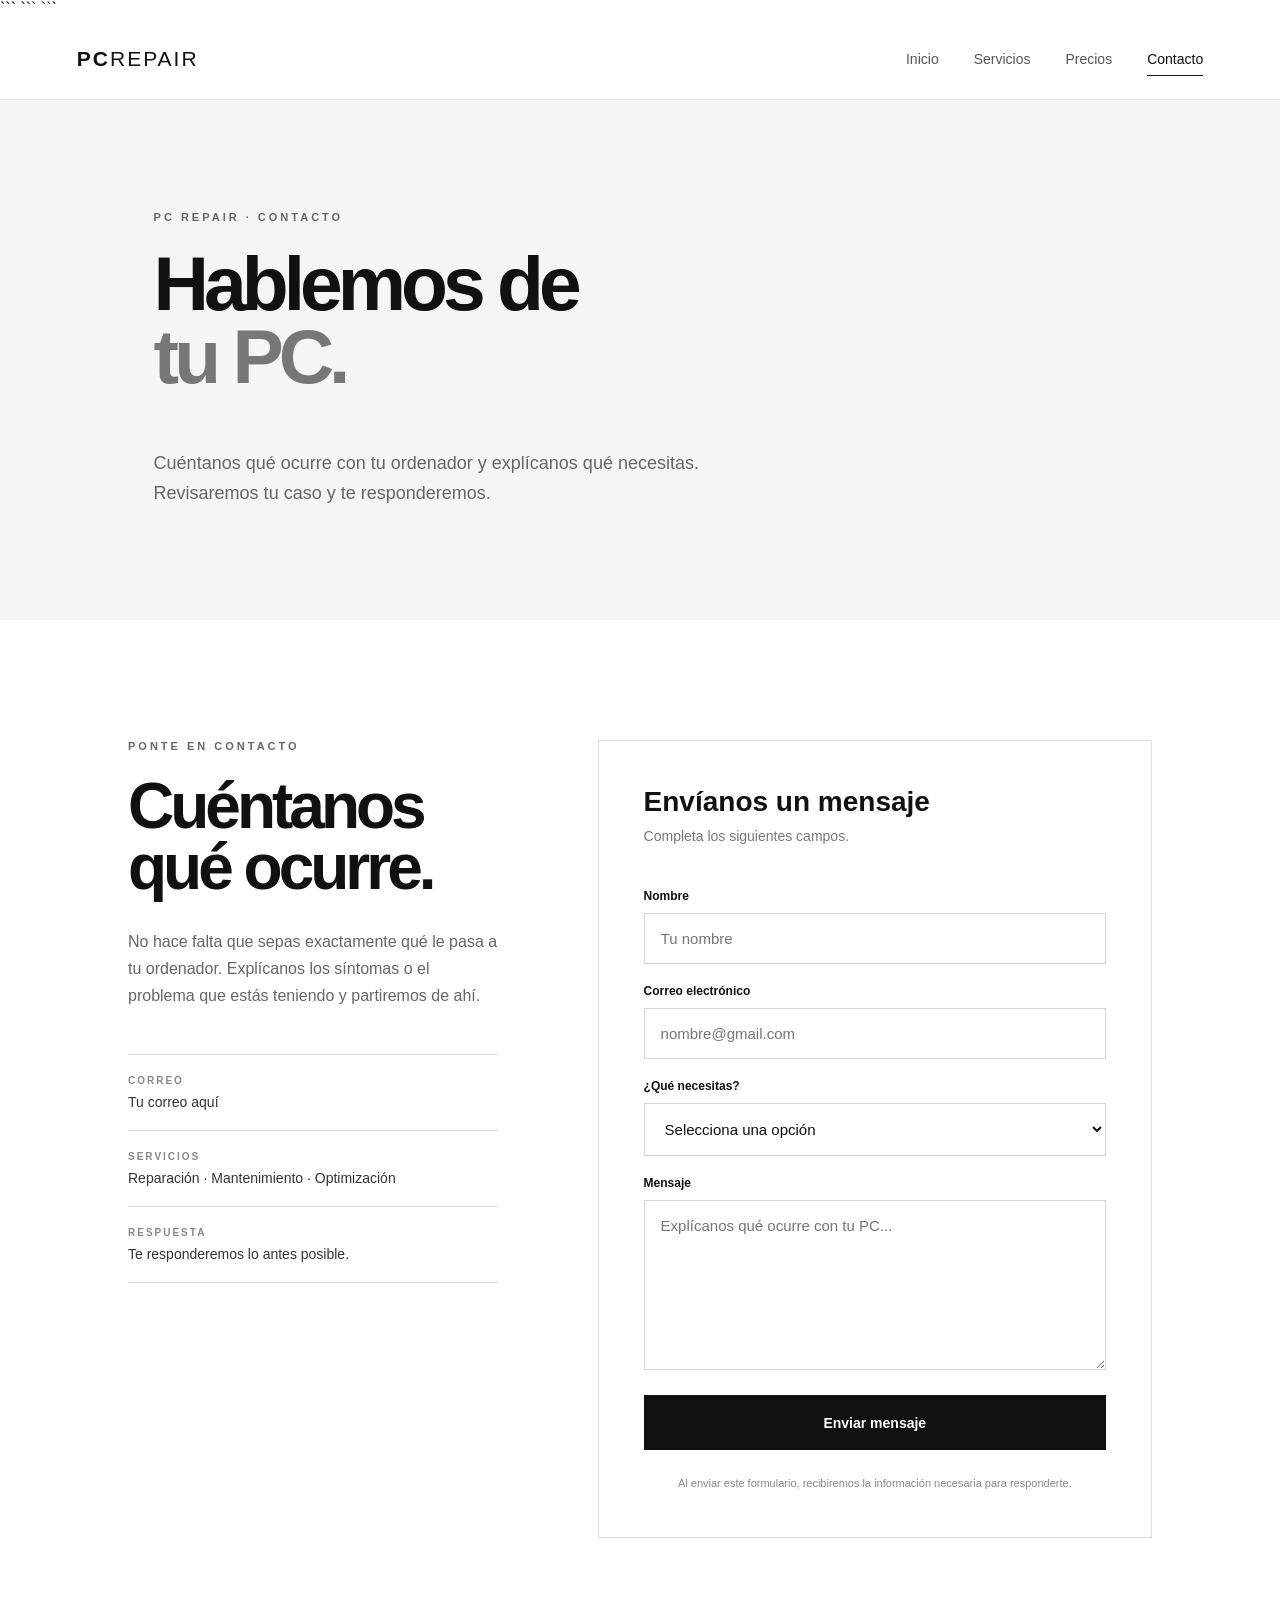
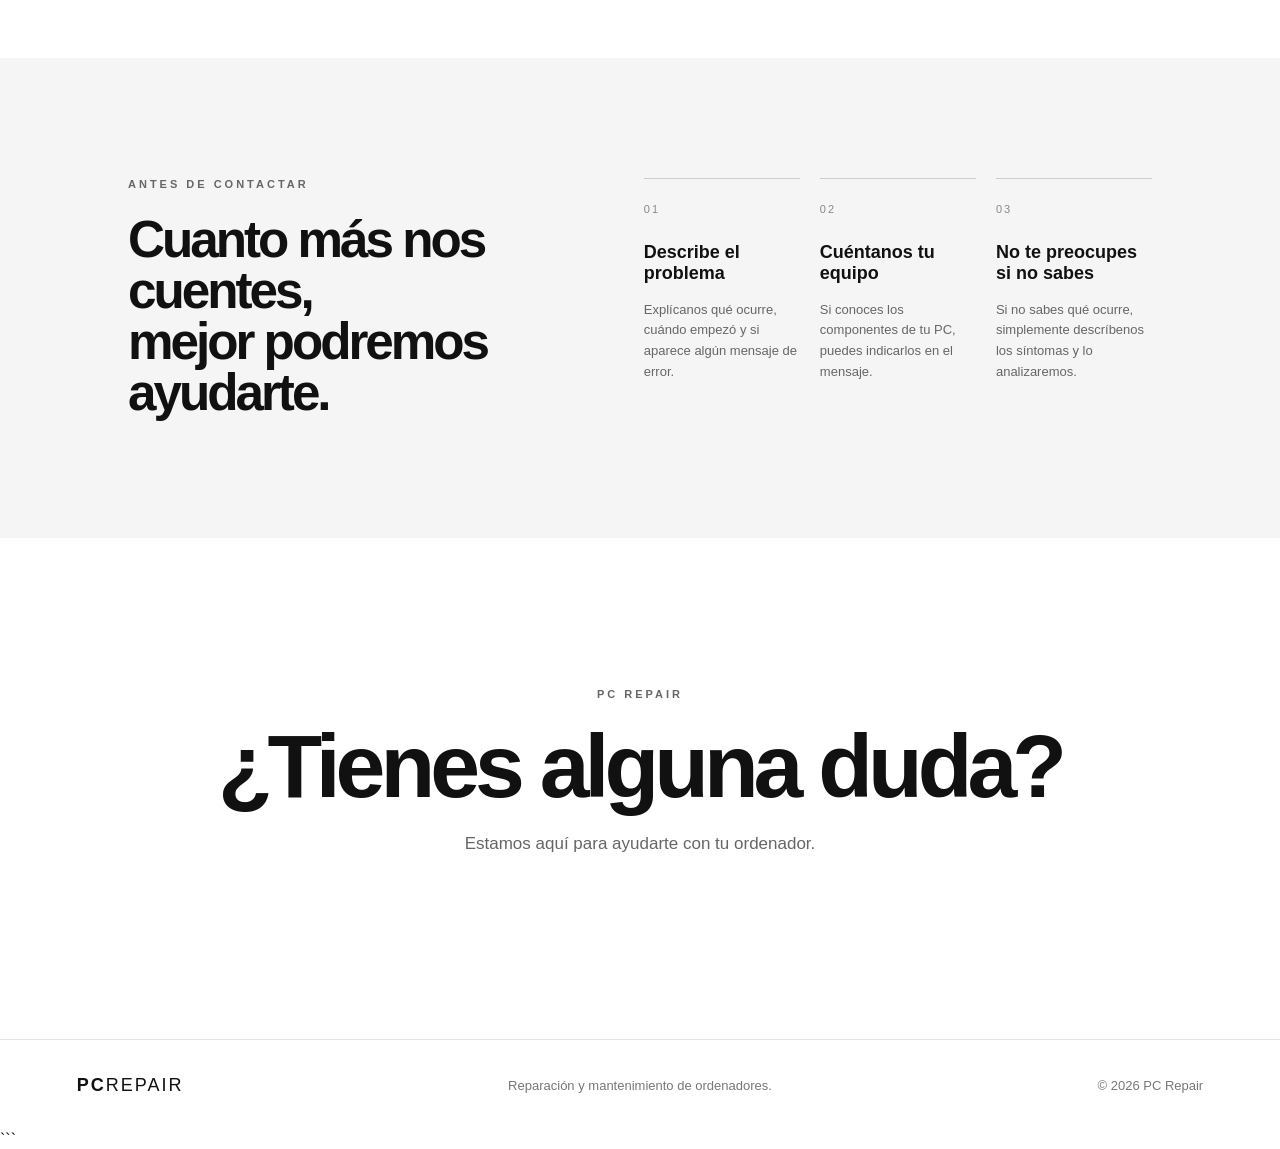
<file: contacto.html>
<!DOCTYPE html>

<html lang="es">

<head>
    <meta charset="UTF-8">
    <meta name="viewport" content="width=device-width, initial-scale=1.0">

```
<title>Contacto | PC Repair</title>

<link rel="stylesheet" href="style.css">
```

</head>

<body>

```
<header class="header">

    <a href="index.html" class="logo">
        PC<span>REPAIR</span>
    </a>

    <nav class="nav">

        <a href="index.html">
            Inicio
        </a>

        <a href="servicios.html">
            Servicios
        </a>

        <a href="precios.html">
            Precios
        </a>

        <a href="contacto.html" class="active">
            Contacto
        </a>

    </nav>

</header>


<main>

    <!-- CABECERA -->

    <section class="page-hero contact-hero">

        <p class="eyebrow">
            PC REPAIR · CONTACTO
        </p>

        <h1>
            Hablemos de<br>
            <span>tu PC.</span>
        </h1>

        <p>
            Cuéntanos qué ocurre con tu ordenador y explícanos
            qué necesitas. Revisaremos tu caso y te responderemos.
        </p>

    </section>


    <!-- CONTACTO -->

    <section class="contact-main">

        <div class="contact-information">

            <p class="eyebrow">
                PONTE EN CONTACTO
            </p>

            <h2>
                Cuéntanos<br>
                qué ocurre.
            </h2>

            <p>
                No hace falta que sepas exactamente qué le pasa
                a tu ordenador. Explícanos los síntomas o el
                problema que estás teniendo y partiremos de ahí.
            </p>


            <div class="contact-details">

                <div class="contact-detail">

                    <span>
                        CORREO
                    </span>

                    <p>
                        Tu correo aquí
                    </p>

                </div>


                <div class="contact-detail">

                    <span>
                        SERVICIOS
                    </span>

                    <p>
                        Reparación · Mantenimiento · Optimización
                    </p>

                </div>


                <div class="contact-detail">

                    <span>
                        RESPUESTA
                    </span>

                    <p>
                        Te responderemos lo antes posible.
                    </p>

                </div>

            </div>

        </div>


        <!-- FORMULARIO -->

        <div class="contact-form-container">

            <div class="form-header">

                <h3>
                    Envíanos un mensaje
                </h3>

                <p>
                    Completa los siguientes campos.
                </p>

            </div>


            <form
                action="https://formspree.io/f/xyeyybyn"
                method="POST"
            >

                <label for="nombre">
                    Nombre
                </label>

                <input
                    type="text"
                    id="nombre"
                    name="nombre"
                    placeholder="Tu nombre"
                    required
                >


                <label for="email">
                    Correo electrónico
                </label>

                <input
                    type="email"
                    id="email"
                    name="email"
                    placeholder="nombre@gmail.com"
                    required
                    pattern="[a-zA-Z0-9._%+-]+@[a-zA-Z0-9.-]+\.[a-zA-Z]{2,}"
                    title="Introduce un correo electrónico válido, por ejemplo nombre@gmail.com"
                >


                <label for="servicio">
                    ¿Qué necesitas?
                </label>

                <select
                    id="servicio"
                    name="servicio"
                    required
                >

                    <option value="" disabled selected>
                        Selecciona una opción
                    </option>

                    <option value="limpieza">
                        Limpieza y mantenimiento
                    </option>

                    <option value="optimizacion">
                        Optimización
                    </option>

                    <option value="reparacion">
                        Diagnóstico y reparación
                    </option>

                    <option value="montaje">
                        Montaje o actualización
                    </option>

                    <option value="otro">
                        Otro
                    </option>

                </select>


                <label for="mensaje">
                    Mensaje
                </label>

                <textarea
                    id="mensaje"
                    name="mensaje"
                    placeholder="Explícanos qué ocurre con tu PC..."
                    required
                ></textarea>


                <button type="submit">
                    Enviar mensaje
                </button>

                <p class="form-note">
                    Al enviar este formulario, recibiremos la
                    información necesaria para responderte.
                </p>

            </form>

        </div>

    </section>


    <!-- INFORMACIÓN -->

    <section class="contact-bottom">

        <div>

            <p class="eyebrow">
                ANTES DE CONTACTAR
            </p>

            <h2>
                Cuanto más nos cuentes,<br>
                mejor podremos ayudarte.
            </h2>

        </div>


        <div class="contact-tips">

            <div>

                <span>
                    01
                </span>

                <h3>
                    Describe el problema
                </h3>

                <p>
                    Explícanos qué ocurre, cuándo empezó y si
                    aparece algún mensaje de error.
                </p>

            </div>


            <div>

                <span>
                    02
                </span>

                <h3>
                    Cuéntanos tu equipo
                </h3>

                <p>
                    Si conoces los componentes de tu PC, puedes
                    indicarlos en el mensaje.
                </p>

            </div>


            <div>

                <span>
                    03
                </span>

                <h3>
                    No te preocupes si no sabes
                </h3>

                <p>
                    Si no sabes qué ocurre, simplemente descríbenos
                    los síntomas y lo analizaremos.
                </p>

            </div>

        </div>

    </section>


    <!-- CTA -->

    <section class="cta-section">

        <p class="eyebrow">
            PC REPAIR
        </p>

        <h2>
            ¿Tienes alguna duda?
        </h2>

        <p>
            Estamos aquí para ayudarte con tu ordenador.
        </p>

    </section>

</main>


<footer class="footer">

    <div class="footer-logo">
        PC<span>REPAIR</span>
    </div>

    <p>
        Reparación y mantenimiento de ordenadores.
    </p>

    <p class="copyright">
        © 2026 PC Repair
    </p>

</footer>
```

</body>

</html>
</file>
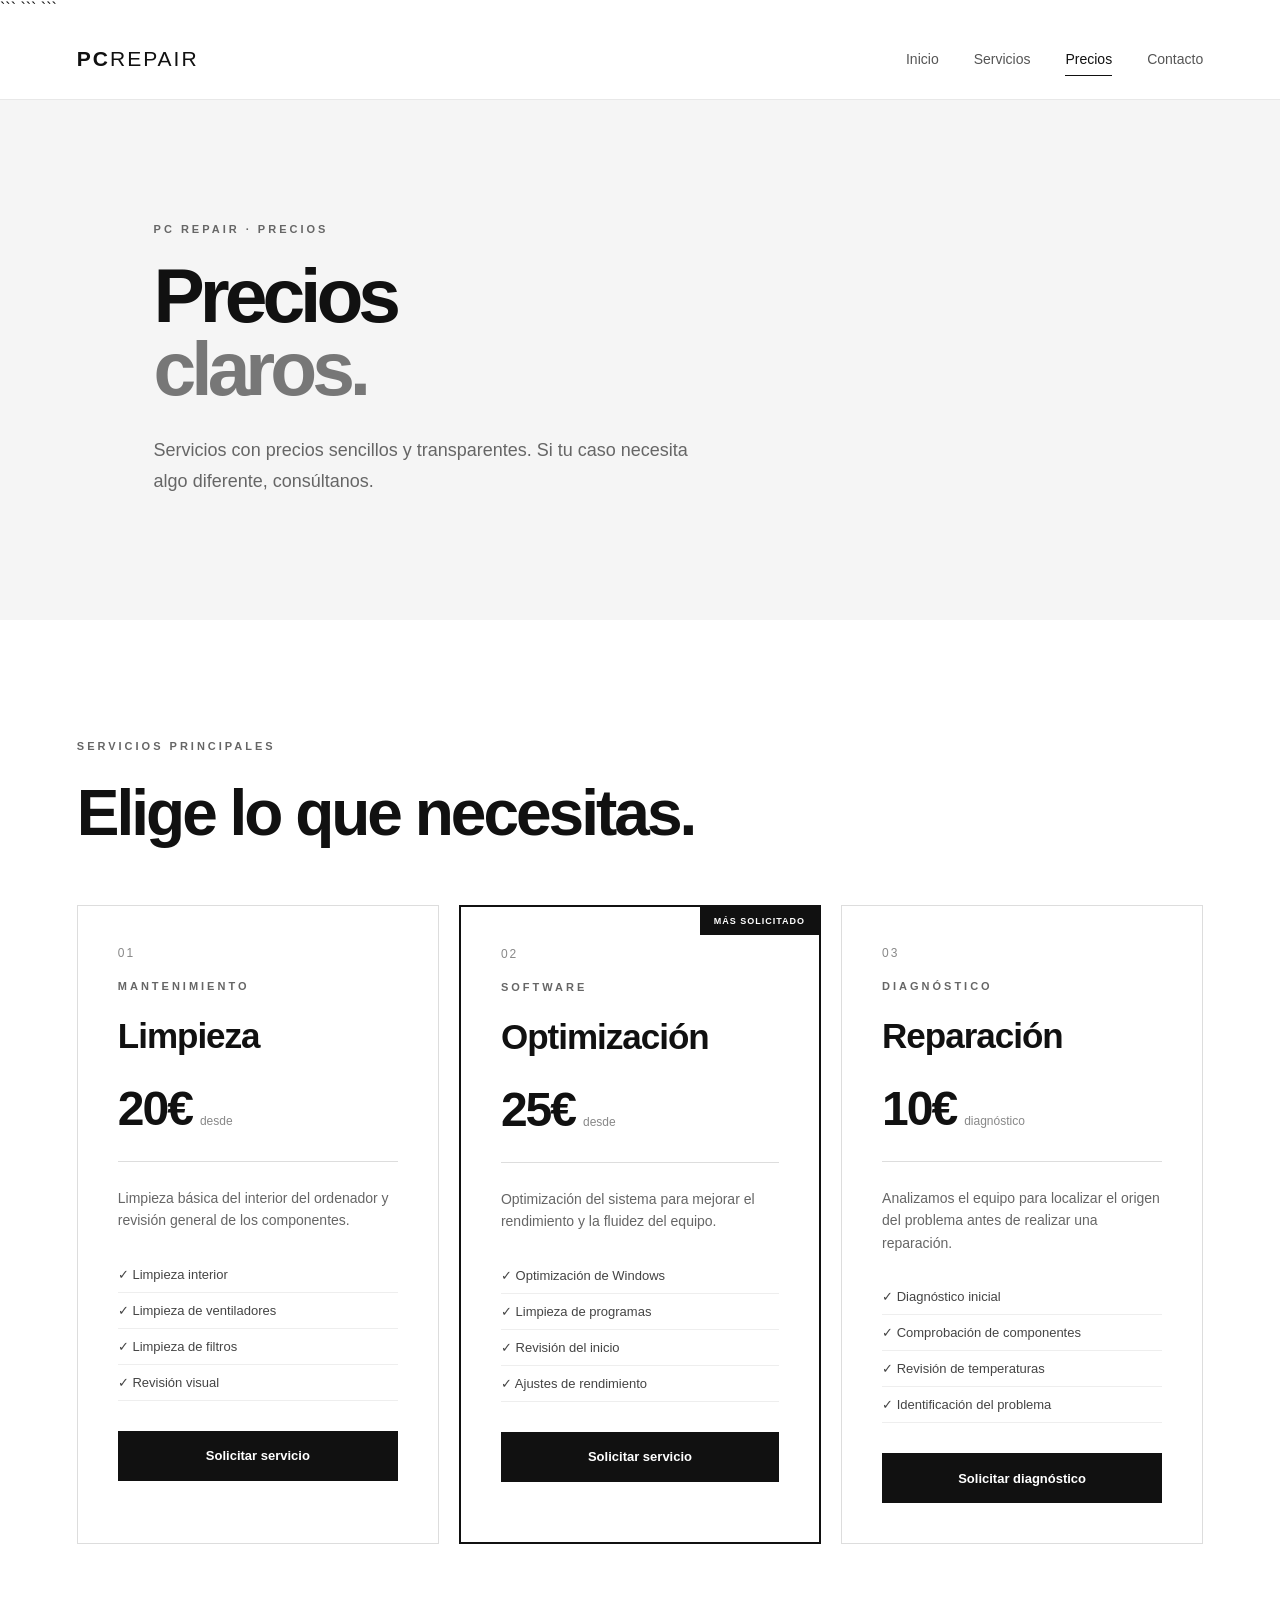
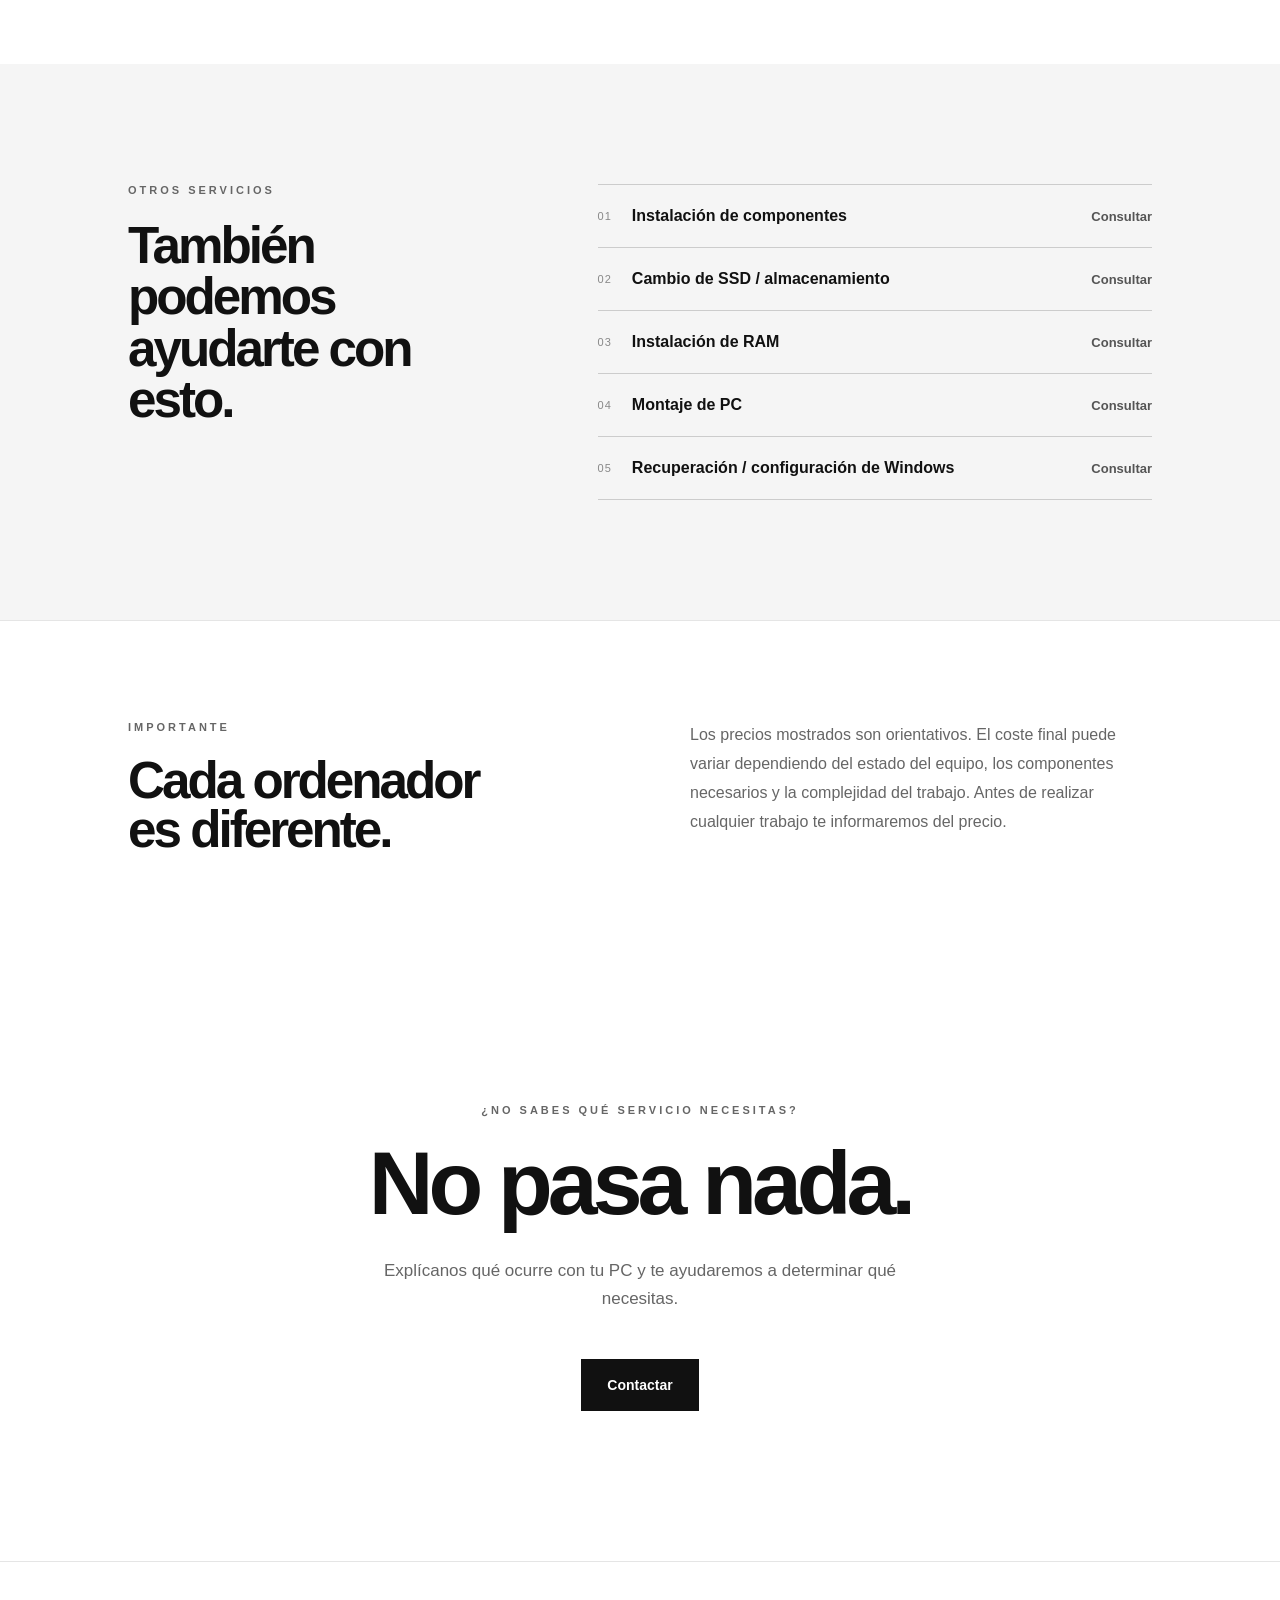
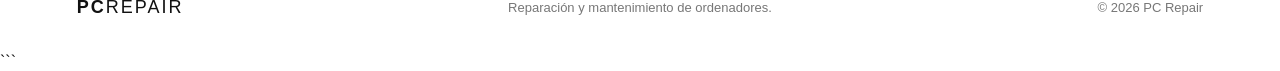
<file: precios.html>
<!DOCTYPE html>

<html lang="es">

<head>
    <meta charset="UTF-8">
    <meta name="viewport" content="width=device-width, initial-scale=1.0">

```
<title>Precios | PC Repair</title>

<link rel="stylesheet" href="style.css">
```

</head>

<body>

```
<header class="header">

    <a href="index.html" class="logo">
        PC<span>REPAIR</span>
    </a>

    <nav class="nav">

        <a href="index.html">
            Inicio
        </a>

        <a href="servicios.html">
            Servicios
        </a>

        <a href="precios.html" class="active">
            Precios
        </a>

        <a href="contacto.html">
            Contacto
        </a>

    </nav>

</header>


<main>

    <!-- CABECERA -->

    <section class="page-hero">

        <p class="eyebrow">
            PC REPAIR · PRECIOS
        </p>

        <h1>
            Precios<br>
            <span>claros.</span>
        </h1>

        <p>
            Servicios con precios sencillos y transparentes.
            Si tu caso necesita algo diferente, consúltanos.
        </p>

    </section>


    <!-- TARJETAS -->

    <section class="pricing-section">

        <div class="section-heading">

            <div>

                <p class="eyebrow">
                    SERVICIOS PRINCIPALES
                </p>

                <h2>
                    Elige lo que necesitas.
                </h2>

            </div>

        </div>


        <div class="pricing-grid">


            <!-- PRECIO 1 -->

            <article class="price-card">

                <span class="price-number">
                    01
                </span>

                <p class="eyebrow">
                    MANTENIMIENTO
                </p>

                <h3>
                    Limpieza
                </h3>

                <div class="price">

                    <strong>
                        20€
                    </strong>

                    <span>
                        desde
                    </span>

                </div>

                <p class="price-description">
                    Limpieza básica del interior del ordenador
                    y revisión general de los componentes.
                </p>

                <ul>

                    <li>✓ Limpieza interior</li>
                    <li>✓ Limpieza de ventiladores</li>
                    <li>✓ Limpieza de filtros</li>
                    <li>✓ Revisión visual</li>

                </ul>

                <a href="contacto.html" class="price-button">
                    Solicitar servicio
                </a>

            </article>


            <!-- PRECIO 2 -->

            <article class="price-card price-card-featured">

                <div class="recommended">
                    MÁS SOLICITADO
                </div>

                <span class="price-number">
                    02
                </span>

                <p class="eyebrow">
                    SOFTWARE
                </p>

                <h3>
                    Optimización
                </h3>

                <div class="price">

                    <strong>
                        25€
                    </strong>

                    <span>
                        desde
                    </span>

                </div>

                <p class="price-description">
                    Optimización del sistema para mejorar
                    el rendimiento y la fluidez del equipo.
                </p>

                <ul>

                    <li>✓ Optimización de Windows</li>
                    <li>✓ Limpieza de programas</li>
                    <li>✓ Revisión del inicio</li>
                    <li>✓ Ajustes de rendimiento</li>

                </ul>

                <a href="contacto.html" class="price-button">
                    Solicitar servicio
                </a>

            </article>


            <!-- PRECIO 3 -->

            <article class="price-card">

                <span class="price-number">
                    03
                </span>

                <p class="eyebrow">
                    DIAGNÓSTICO
                </p>

                <h3>
                    Reparación
                </h3>

                <div class="price">

                    <strong>
                        10€
                    </strong>

                    <span>
                        diagnóstico
                    </span>

                </div>

                <p class="price-description">
                    Analizamos el equipo para localizar el origen
                    del problema antes de realizar una reparación.
                </p>

                <ul>

                    <li>✓ Diagnóstico inicial</li>
                    <li>✓ Comprobación de componentes</li>
                    <li>✓ Revisión de temperaturas</li>
                    <li>✓ Identificación del problema</li>

                </ul>

                <a href="contacto.html" class="price-button">
                    Solicitar diagnóstico
                </a>

            </article>

        </div>

    </section>


    <!-- OTROS SERVICIOS -->

    <section class="other-prices">

        <div>

            <p class="eyebrow">
                OTROS SERVICIOS
            </p>

            <h2>
                También podemos<br>
                ayudarte con esto.
            </h2>

        </div>


        <div class="other-prices-list">

            <div class="other-price">

                <div>

                    <span>
                        01
                    </span>

                    <h3>
                        Instalación de componentes
                    </h3>

                </div>

                <strong>
                    Consultar
                </strong>

            </div>


            <div class="other-price">

                <div>

                    <span>
                        02
                    </span>

                    <h3>
                        Cambio de SSD / almacenamiento
                    </h3>

                </div>

                <strong>
                    Consultar
                </strong>

            </div>


            <div class="other-price">

                <div>

                    <span>
                        03
                    </span>

                    <h3>
                        Instalación de RAM
                    </h3>

                </div>

                <strong>
                    Consultar
                </strong>

            </div>


            <div class="other-price">

                <div>

                    <span>
                        04
                    </span>

                    <h3>
                        Montaje de PC
                    </h3>

                </div>

                <strong>
                    Consultar
                </strong>

            </div>


            <div class="other-price">

                <div>

                    <span>
                        05
                    </span>

                    <h3>
                        Recuperación / configuración de Windows
                    </h3>

                </div>

                <strong>
                    Consultar
                </strong>

            </div>

        </div>

    </section>


    <!-- NOTA -->

    <section class="pricing-note">

        <div>

            <p class="eyebrow">
                IMPORTANTE
            </p>

            <h2>
                Cada ordenador<br>
                es diferente.
            </h2>

        </div>

        <p>
            Los precios mostrados son orientativos. El coste final
            puede variar dependiendo del estado del equipo,
            los componentes necesarios y la complejidad del trabajo.
            Antes de realizar cualquier trabajo te informaremos
            del precio.
        </p>

    </section>


    <!-- CTA -->

    <section class="cta-section pricing-cta">

        <p class="eyebrow">
            ¿NO SABES QUÉ SERVICIO NECESITAS?
        </p>

        <h2>
            No pasa nada.
        </h2>

        <p>
            Explícanos qué ocurre con tu PC y te ayudaremos
            a determinar qué necesitas.
        </p>

        <a href="contacto.html" class="button button-dark">
            Contactar
        </a>

    </section>

</main>


<footer class="footer">

    <div class="footer-logo">
        PC<span>REPAIR</span>
    </div>

    <p>
        Reparación y mantenimiento de ordenadores.
    </p>

    <p class="copyright">
        © 2026 PC Repair
    </p>

</footer>
```

</body>

</html>
</file>
<file: style.css>
* {
    margin: 0;
    padding: 0;
    box-sizing: border-box;
}

html {
    scroll-behavior: smooth;
}

body {
    background: #ffffff;
    color: #111111;
    font-family: Arial, Helvetica, sans-serif;
}


/* HEADER */

.header {
    height: 82px;

    display: flex;
    align-items: center;
    justify-content: space-between;

    padding: 0 6%;

    border-bottom: 1px solid #e8e8e8;

    background: #ffffff;

    position: sticky;
    top: 0;

    z-index: 1000;
}

.logo {
    color: #111111;

    text-decoration: none;

    font-size: 21px;
    font-weight: 900;

    letter-spacing: 2px;
}

.logo span,
.footer-logo span {
    font-weight: 400;
}

.nav {
    display: flex;
    align-items: center;
    gap: 35px;
}

.nav a {
    position: relative;

    color: #555555;

    text-decoration: none;

    font-size: 14px;
    font-weight: 500;

    transition: color 0.2s ease;
}

.nav a:hover,
.nav a.active {
    color: #111111;
}

.nav a.active::after {
    content: "";

    position: absolute;

    left: 0;
    bottom: -9px;

    width: 100%;
    height: 1px;

    background: #111111;
}


/* HERO */

.hero {
    min-height: calc(100vh - 82px);

    display: grid;

    grid-template-columns: 1fr 1fr;

    align-items: center;

    gap: 70px;

    padding: 80px 6%;
}

.hero-content {
    max-width: 650px;
}

.eyebrow {
    font-size: 11px;

    font-weight: 700;

    letter-spacing: 3px;

    color: #666666;

    margin-bottom: 24px;
}

.hero h1 {
    font-size: clamp(60px, 7vw, 105px);

    line-height: 0.9;

    letter-spacing: -6px;

    margin-bottom: 35px;
}

.hero h1 span {
    color: #777777;
}

.hero-description {
    max-width: 520px;

    color: #666666;

    font-size: 18px;

    line-height: 1.7;

    margin-bottom: 35px;
}

.hero-buttons {
    display: flex;

    gap: 12px;
}

.button {
    display: inline-flex;

    align-items: center;
    justify-content: center;

    min-height: 52px;

    padding: 0 25px;

    text-decoration: none;

    font-size: 14px;

    font-weight: 700;

    border: 1px solid #111111;

    transition:
        background 0.2s ease,
        color 0.2s ease,
        transform 0.2s ease;
}

.button:hover {
    transform: translateY(-2px);
}

.button-dark {
    background: #111111;
    color: #ffffff;
}

.button-dark:hover {
    background: #333333;
}

.button-light {
    background: #ffffff;
    color: #111111;
}

.button-light:hover {
    background: #f2f2f2;
}

.hero-image {
    width: 100%;

    height: 600px;

    overflow: hidden;
}

.hero-image img {
    width: 100%;
    height: 100%;

    object-fit: cover;

    display: block;

    transition: transform 0.7s ease;
}

.hero-image:hover img {
    transform: scale(1.03);
}


/* SECCIÓN SERVICIOS */

.featured-section {
    padding: 130px 6%;
}

.section-heading {
    display: flex;

    align-items: end;
    justify-content: space-between;

    margin-bottom: 55px;
}

.section-heading h2 {
    font-size: clamp(40px, 5vw, 65px);

    letter-spacing: -3px;
}

.view-all {
    color: #111111;

    text-decoration: none;

    font-size: 14px;

    font-weight: 700;

    border-bottom: 1px solid #111111;

    padding-bottom: 5px;
}

.service-grid {
    display: grid;

    grid-template-columns: repeat(3, 1fr);

    gap: 22px;
}

.service-card {
    border: 1px solid #e2e2e2;

    background: #ffffff;

    overflow: hidden;

    transition:
        transform 0.25s ease,
        box-shadow 0.25s ease;
}

.service-card:hover {
    transform: translateY(-5px);

    box-shadow: 0 15px 40px rgba(0, 0, 0, 0.08);
}

.service-image {
    height: 280px;

    overflow: hidden;
}

.service-image img {
    width: 100%;
    height: 100%;

    object-fit: cover;

    display: block;

    transition: transform 0.5s ease;
}

.service-card:hover .service-image img {
    transform: scale(1.05);
}

.service-info {
    padding: 30px;
}

.service-info > span {
    color: #888888;

    font-size: 12px;

    letter-spacing: 2px;
}

.service-info h3 {
    font-size: 27px;

    margin: 14px 0 15px;
}

.service-info p {
    color: #666666;

    font-size: 15px;

    line-height: 1.65;

    margin-bottom: 25px;
}

.service-info a {
    color: #111111;

    text-decoration: none;

    font-size: 14px;

    font-weight: 700;
}


/* POR QUÉ NOSOTROS */

.why-section {
    background: #f5f5f5;

    display: grid;

    grid-template-columns: 1fr 1fr;

    gap: 100px;

    padding: 130px 12%;
}

.why-text h2 {
    max-width: 600px;

    font-size: clamp(40px, 5vw, 65px);

    line-height: 0.98;

    letter-spacing: -3px;

    margin-bottom: 30px;
}

.why-text > p:not(.eyebrow) {
    max-width: 550px;

    color: #666666;

    font-size: 17px;

    line-height: 1.7;

    margin-bottom: 18px;
}

.text-link {
    display: inline-block;

    margin-top: 20px;

    color: #111111;

    text-decoration: none;

    font-size: 14px;

    font-weight: 700;

    border-bottom: 1px solid #111111;

    padding-bottom: 5px;
}

.why-stats {
    border-top: 1px solid #cccccc;
}

.stat {
    display: grid;

    grid-template-columns: 70px 1fr;

    column-gap: 20px;

    padding: 28px 0;

    border-bottom: 1px solid #cccccc;
}

.stat strong {
    grid-row: span 2;

    font-size: 14px;

    color: #777777;
}

.stat span {
    font-size: 20px;

    font-weight: 700;

    margin-bottom: 8px;
}

.stat p {
    color: #666666;

    font-size: 14px;

    line-height: 1.5;
}


/* CTA */

.cta-section {
    text-align: center;

    padding: 150px 6%;
}

.cta-section h2 {
    font-size: clamp(50px, 7vw, 90px);

    letter-spacing: -5px;

    line-height: 0.95;

    margin-bottom: 25px;
}

.cta-section > p:not(.eyebrow) {
    color: #666666;

    font-size: 17px;

    margin-bottom: 35px;
}


/* FOOTER */

.footer {
    display: grid;

    grid-template-columns: 1fr 1fr 1fr;

    align-items: center;

    padding: 35px 6%;

    border-top: 1px solid #e5e5e5;

    color: #777777;

    font-size: 13px;
}

.footer-logo {
    color: #111111;

    font-size: 18px;

    font-weight: 900;

    letter-spacing: 2px;
}

.footer p:nth-child(2) {
    text-align: center;
}

.copyright {
    text-align: right;
}


/* MÓVIL */

@media (max-width: 900px) {

    .hero {
        grid-template-columns: 1fr;

        padding: 70px 6%;
    }

    .hero-image {
        height: 450px;
    }

    .service-grid {
        grid-template-columns: 1fr;
    }

    .why-section {
        grid-template-columns: 1fr;

        gap: 60px;

        padding: 100px 8%;
    }

    .footer {
        grid-template-columns: 1fr;

        gap: 15px;

        text-align: center;
    }

    .footer p:nth-child(2),
    .copyright {
        text-align: center;
    }

}


@media (max-width: 600px) {

    .header {
        height: auto;

        min-height: 75px;

        flex-direction: column;

        justify-content: center;

        gap: 18px;

        padding: 20px 5%;
    }

    .nav {
        gap: 18px;
    }

    .nav a {
        font-size: 12px;
    }

    .hero {
        padding: 60px 5%;
    }

    .hero h1 {
        font-size: 58px;

        letter-spacing: -4px;
    }

    .hero-buttons {
        flex-direction: column;
    }

    .button {
        width: 100%;
    }

    .featured-section {
        padding: 90px 5%;
    }

    .section-heading {
        align-items: start;

        flex-direction: column;

        gap: 25px;
    }

    .service-image {
        height: 240px;
    }

    .why-section {
        padding: 90px 5%;
    }

    .cta-section {
        padding: 100px 5%;
    }

    .cta-section h2 {
        letter-spacing: -3px;
    }

}
/* ============================= */
/* PÁGINA DE SERVICIOS            */
/* ============================= */

.services-hero {
    min-height: 650px;

    display: grid;
    grid-template-columns: 0.9fr 1.1fr;

    align-items: stretch;

    background: #f5f5f5;
}

.services-hero-content {
    display: flex;
    flex-direction: column;
    justify-content: center;

    padding: 90px 10%;
}

.services-hero-content h1 {
    font-size: clamp(60px, 7vw, 105px);

    line-height: 0.9;

    letter-spacing: -6px;

    margin-bottom: 35px;
}

.services-hero-content h1 span {
    color: #777777;
}

.services-hero-content > p:last-child {
    max-width: 520px;

    color: #666666;

    font-size: 18px;

    line-height: 1.7;
}

.services-hero-image {
    min-height: 650px;

    overflow: hidden;
}

.services-hero-image img {
    width: 100%;
    height: 100%;

    object-fit: cover;

    display: block;
}


/* INTRO */

.services-intro {
    display: grid;

    grid-template-columns: 1fr 1fr;

    gap: 100px;

    padding: 130px 12%;
}

.services-intro h2 {
    font-size: clamp(45px, 5vw, 70px);

    line-height: 0.95;

    letter-spacing: -4px;
}

.services-intro > div:last-child {
    padding-top: 35px;
}

.services-intro > div:last-child p {
    max-width: 520px;

    color: #666666;

    font-size: 17px;

    line-height: 1.75;

    margin-bottom: 25px;
}


/* SERVICIOS DETALLADOS */

.service-detail {
    display: grid;

    grid-template-columns: 1.1fr 0.9fr;

    align-items: center;

    gap: 100px;

    padding: 100px 10%;

    border-top: 1px solid #e5e5e5;
}

.service-detail-reverse {
    grid-template-columns: 0.9fr 1.1fr;

    background: #f5f5f5;
}

.service-detail-reverse .service-detail-image {
    order: 2;
}

.service-detail-image {
    height: 600px;

    overflow: hidden;
}

.service-detail-image img {
    width: 100%;
    height: 100%;

    object-fit: cover;

    display: block;

    transition: transform 0.6s ease;
}

.service-detail-image:hover img {
    transform: scale(1.03);
}

.service-detail-content {
    max-width: 560px;
}

.service-number {
    display: block;

    color: #888888;

    font-size: 13px;

    font-weight: 700;

    letter-spacing: 2px;

    margin-bottom: 25px;
}

.service-detail-content h2 {
    font-size: clamp(45px, 5vw, 70px);

    line-height: 0.95;

    letter-spacing: -4px;

    margin-bottom: 30px;
}

.service-detail-content > p:not(.eyebrow) {
    color: #666666;

    font-size: 16px;

    line-height: 1.75;

    margin-bottom: 30px;
}

.service-detail-content ul {
    list-style: none;

    margin-bottom: 35px;
}

.service-detail-content li {
    padding: 13px 0;

    border-top: 1px solid #dddddd;

    font-size: 14px;

    color: #333333;
}

.service-detail-content li:last-child {
    border-bottom: 1px solid #dddddd;
}


/* PROCESO */

.process-section {
    padding: 140px 10%;

    background: #111111;

    color: #ffffff;
}

.process-heading {
    margin-bottom: 70px;
}

.process-heading .eyebrow {
    color: #999999;
}

.process-heading h2 {
    font-size: clamp(50px, 6vw, 80px);

    letter-spacing: -4px;
}

.process-grid {
    display: grid;

    grid-template-columns: repeat(4, 1fr);

    gap: 25px;
}

.process-item {
    border-top: 1px solid #444444;

    padding-top: 25px;
}

.process-item span {
    color: #888888;

    font-size: 12px;

    letter-spacing: 2px;
}

.process-item h3 {
    font-size: 21px;

    margin: 25px 0 15px;
}

.process-item p {
    color: #999999;

    font-size: 14px;

    line-height: 1.65;
}


/* RESPONSIVE SERVICIOS */

@media (max-width: 900px) {

    .services-hero {
        grid-template-columns: 1fr;
    }

    .services-hero-image {
        min-height: 450px;
    }

    .services-intro {
        grid-template-columns: 1fr;

        gap: 30px;

        padding: 100px 8%;
    }

    .services-intro > div:last-child {
        padding-top: 0;
    }

    .service-detail,
    .service-detail-reverse {
        grid-template-columns: 1fr;

        gap: 50px;

        padding: 90px 8%;
    }

    .service-detail-reverse .service-detail-image {
        order: 0;
    }

    .service-detail-image {
        height: 450px;
    }

    .process-grid {
        grid-template-columns: repeat(2, 1fr);
    }

}


@media (max-width: 600px) {

    .services-hero-content {
        padding: 70px 5%;
    }

    .services-hero-content h1 {
        letter-spacing: -4px;
    }

    .services-hero-image {
        min-height: 350px;
    }

    .services-intro {
        padding: 80px 5%;
    }

    .service-detail,
    .service-detail-reverse {
        padding: 75px 5%;
    }

    .service-detail-image {
        height: 320px;
    }

    .service-detail-content h2 {
        letter-spacing: -3px;
    }

    .process-section {
        padding: 90px 5%;
    }

    .process-grid {
        grid-template-columns: 1fr;
    }

}
/* ============================= */
/* CONTACTO                      */
/* ============================= */

.contact-hero {
    background: #f5f5f5;
}

.contact-main {
    display: grid;

    grid-template-columns: 0.8fr 1.2fr;

    gap: 100px;

    padding: 120px 10%;
}

.contact-information {
    max-width: 500px;
}

.contact-information h2 {
    font-size: clamp(45px, 5vw, 70px);

    line-height: 0.95;

    letter-spacing: -4px;

    margin-bottom: 30px;
}

.contact-information > p:not(.eyebrow) {
    color: #666666;

    font-size: 16px;

    line-height: 1.7;

    margin-bottom: 45px;
}

.contact-details {
    border-top: 1px solid #dddddd;
}

.contact-detail {
    padding: 20px 0;

    border-bottom: 1px solid #dddddd;
}

.contact-detail span {
    display: block;

    color: #888888;

    font-size: 10px;

    font-weight: 700;

    letter-spacing: 2px;

    margin-bottom: 8px;
}

.contact-detail p {
    color: #333333;

    font-size: 14px;
}


/* FORMULARIO */

.contact-form-container {
    border: 1px solid #dddddd;

    padding: 45px;

    background: #ffffff;
}

.form-header {
    margin-bottom: 35px;
}

.form-header h3 {
    font-size: 28px;

    margin-bottom: 10px;
}

.form-header p {
    color: #777777;

    font-size: 14px;
}

.contact-form-container form {
    display: flex;

    flex-direction: column;

    gap: 10px;
}

.contact-form-container label {
    font-size: 12px;

    font-weight: 700;

    margin-top: 10px;
}

.contact-form-container input,
.contact-form-container select,
.contact-form-container textarea {
    width: 100%;

    padding: 16px;

    border: 1px solid #d5d5d5;

    background: #ffffff;

    color: #111111;

    font-family: inherit;

    font-size: 15px;

    outline: none;

    border-radius: 0;
}

.contact-form-container input:focus,
.contact-form-container select:focus,
.contact-form-container textarea:focus {
    border-color: #111111;
}

.contact-form-container textarea {
    min-height: 170px;

    resize: vertical;
}

.contact-form-container select {
    appearance: auto;

    cursor: pointer;
}

.contact-form-container button {
    margin-top: 15px;

    width: 100%;

    min-height: 55px;

    border: none;

    background: #111111;

    color: #ffffff;

    font-family: inherit;

    font-size: 14px;

    font-weight: 700;

    cursor: pointer;

    transition: background 0.2s ease;
}

.contact-form-container button:hover {
    background: #333333;
}

.form-note {
    margin-top: 15px;

    color: #888888;

    font-size: 11px;

    line-height: 1.5;

    text-align: center;
}


/* INFORMACIÓN INFERIOR */

.contact-bottom {
    display: grid;

    grid-template-columns: 0.9fr 1.1fr;

    gap: 100px;

    padding: 120px 10%;

    background: #f5f5f5;
}

.contact-bottom h2 {
    font-size: clamp(40px, 4vw, 60px);

    line-height: 1;

    letter-spacing: -3px;
}

.contact-tips {
    display: grid;

    grid-template-columns: repeat(3, 1fr);

    gap: 20px;
}

.contact-tips > div {
    border-top: 1px solid #cccccc;

    padding-top: 20px;
}

.contact-tips span {
    color: #888888;

    font-size: 11px;

    letter-spacing: 2px;
}

.contact-tips h3 {
    font-size: 18px;

    line-height: 1.2;

    margin: 25px 0 15px;
}

.contact-tips p {
    color: #666666;

    font-size: 13px;

    line-height: 1.6;
}


/* CONTACTO RESPONSIVE */

@media (max-width: 900px) {

    .contact-main {
        grid-template-columns: 1fr;

        gap: 70px;

        padding: 100px 8%;
    }

    .contact-bottom {
        grid-template-columns: 1fr;

        gap: 60px;

        padding: 100px 8%;
    }

}


@media (max-width: 600px) {

    .contact-main {
        padding: 80px 5%;
    }

    .contact-form-container {
        padding: 30px 20px;
    }

    .contact-bottom {
        padding: 80px 5%;
    }

    .contact-tips {
        grid-template-columns: 1fr;
    }

}
/* AJUSTE DEL ENCABEZADO DE CONTACTO */

.contact-hero {
    padding: 100px 12%;
}

.contact-hero h1 {
    max-width: 800px;
    font-size: clamp(55px, 7vw, 90px);
    line-height: 0.95;
    letter-spacing: -5px;
}

.contact-hero > p:last-child {
    max-width: 550px;
    margin-top: 25px;
}

.contact-hero h1 {
    font-size: clamp(48px, 6vw, 80px);
}
/* ============================= */
/* PRECIOS                       */
/* ============================= */

.pricing-section {
    padding: 120px 6%;
}

.pricing-grid {
    display: grid;

    grid-template-columns: repeat(3, 1fr);

    gap: 20px;
}

.price-card {
    position: relative;

    padding: 40px;

    border: 1px solid #dddddd;

    background: #ffffff;
}

.price-card-featured {
    border: 2px solid #111111;
}

.recommended {
    position: absolute;

    top: 0;
    right: 0;

    background: #111111;

    color: #ffffff;

    padding: 9px 14px;

    font-size: 9px;

    font-weight: 700;

    letter-spacing: 1px;
}

.price-number {
    display: block;

    color: #888888;

    font-size: 12px;

    letter-spacing: 2px;

    margin-bottom: 20px;
}

.price-card h3 {
    font-size: 35px;

    letter-spacing: -1px;

    margin-bottom: 25px;
}

.price {
    display: flex;

    align-items: baseline;

    gap: 8px;

    padding-bottom: 25px;

    border-bottom: 1px solid #dddddd;
}

.price strong {
    font-size: 48px;

    letter-spacing: -2px;
}

.price span {
    color: #888888;

    font-size: 12px;
}

.price-description {
    color: #666666;

    font-size: 14px;

    line-height: 1.6;

    margin: 25px 0;
}

.price-card ul {
    list-style: none;

    margin-bottom: 30px;
}

.price-card li {
    padding: 10px 0;

    border-bottom: 1px solid #eeeeee;

    color: #444444;

    font-size: 13px;
}

.price-button {
    display: flex;

    align-items: center;
    justify-content: center;

    min-height: 50px;

    background: #111111;

    color: #ffffff;

    text-decoration: none;

    font-size: 13px;

    font-weight: 700;

    transition: background 0.2s ease;
}

.price-button:hover {
    background: #333333;
}


/* OTROS PRECIOS */

.other-prices {
    display: grid;

    grid-template-columns: 0.8fr 1.2fr;

    gap: 100px;

    padding: 120px 10%;

    background: #f5f5f5;
}

.other-prices h2 {
    font-size: clamp(40px, 4vw, 60px);

    line-height: 1;

    letter-spacing: -3px;
}

.other-prices-list {
    border-top: 1px solid #cccccc;
}

.other-price {
    display: flex;

    align-items: center;
    justify-content: space-between;

    gap: 30px;

    padding: 22px 0;

    border-bottom: 1px solid #cccccc;
}

.other-price div {
    display: flex;

    align-items: center;

    gap: 20px;
}

.other-price span {
    color: #888888;

    font-size: 11px;

    letter-spacing: 1px;
}

.other-price h3 {
    font-size: 16px;

    font-weight: 600;
}

.other-price strong {
    font-size: 13px;

    color: #555555;

    white-space: nowrap;
}


/* NOTA */

.pricing-note {
    display: grid;

    grid-template-columns: 1fr 1fr;

    gap: 100px;

    padding: 100px 10%;

    border-top: 1px solid #e5e5e5;
}

.pricing-note h2 {
    font-size: clamp(40px, 4vw, 60px);

    line-height: 0.95;

    letter-spacing: -3px;
}

.pricing-note > p {
    color: #666666;

    font-size: 16px;

    line-height: 1.8;

    max-width: 550px;
}


/* ============================= */
/* ENCABEZADO DE PRECIOS         */
/* ============================= */

.page-hero {
    min-height: 520px;
    display: flex;
    flex-direction: column;
    justify-content: center;
    padding: 100px 12%;
    background: #f5f5f5;
}

.page-hero h1 {
    max-width: 800px;
    font-size: clamp(48px, 6vw, 80px);
    line-height: 0.95;
    letter-spacing: -5px;
    margin-bottom: 30px;
}

.page-hero h1 span {
    color: #777777;
}

.page-hero > p:last-child {
    max-width: 550px;
    color: #666666;
    font-size: 18px;
    line-height: 1.7;
}

.pricing-hero {
    padding-left: 12%;
    padding-right: 12%;
}
/* CTA PRECIOS */

.pricing-cta {
    padding: 150px 6%;
}

.pricing-cta .eyebrow {
    margin-bottom: 25px;
}

.pricing-cta h2 {
    margin-bottom: 30px;
}

.pricing-cta > p:not(.eyebrow) {
    max-width: 550px;
    margin: 0 auto 40px;
    line-height: 1.7;
}

.pricing-cta .button {
    margin-top: 5px;
}
</file>
